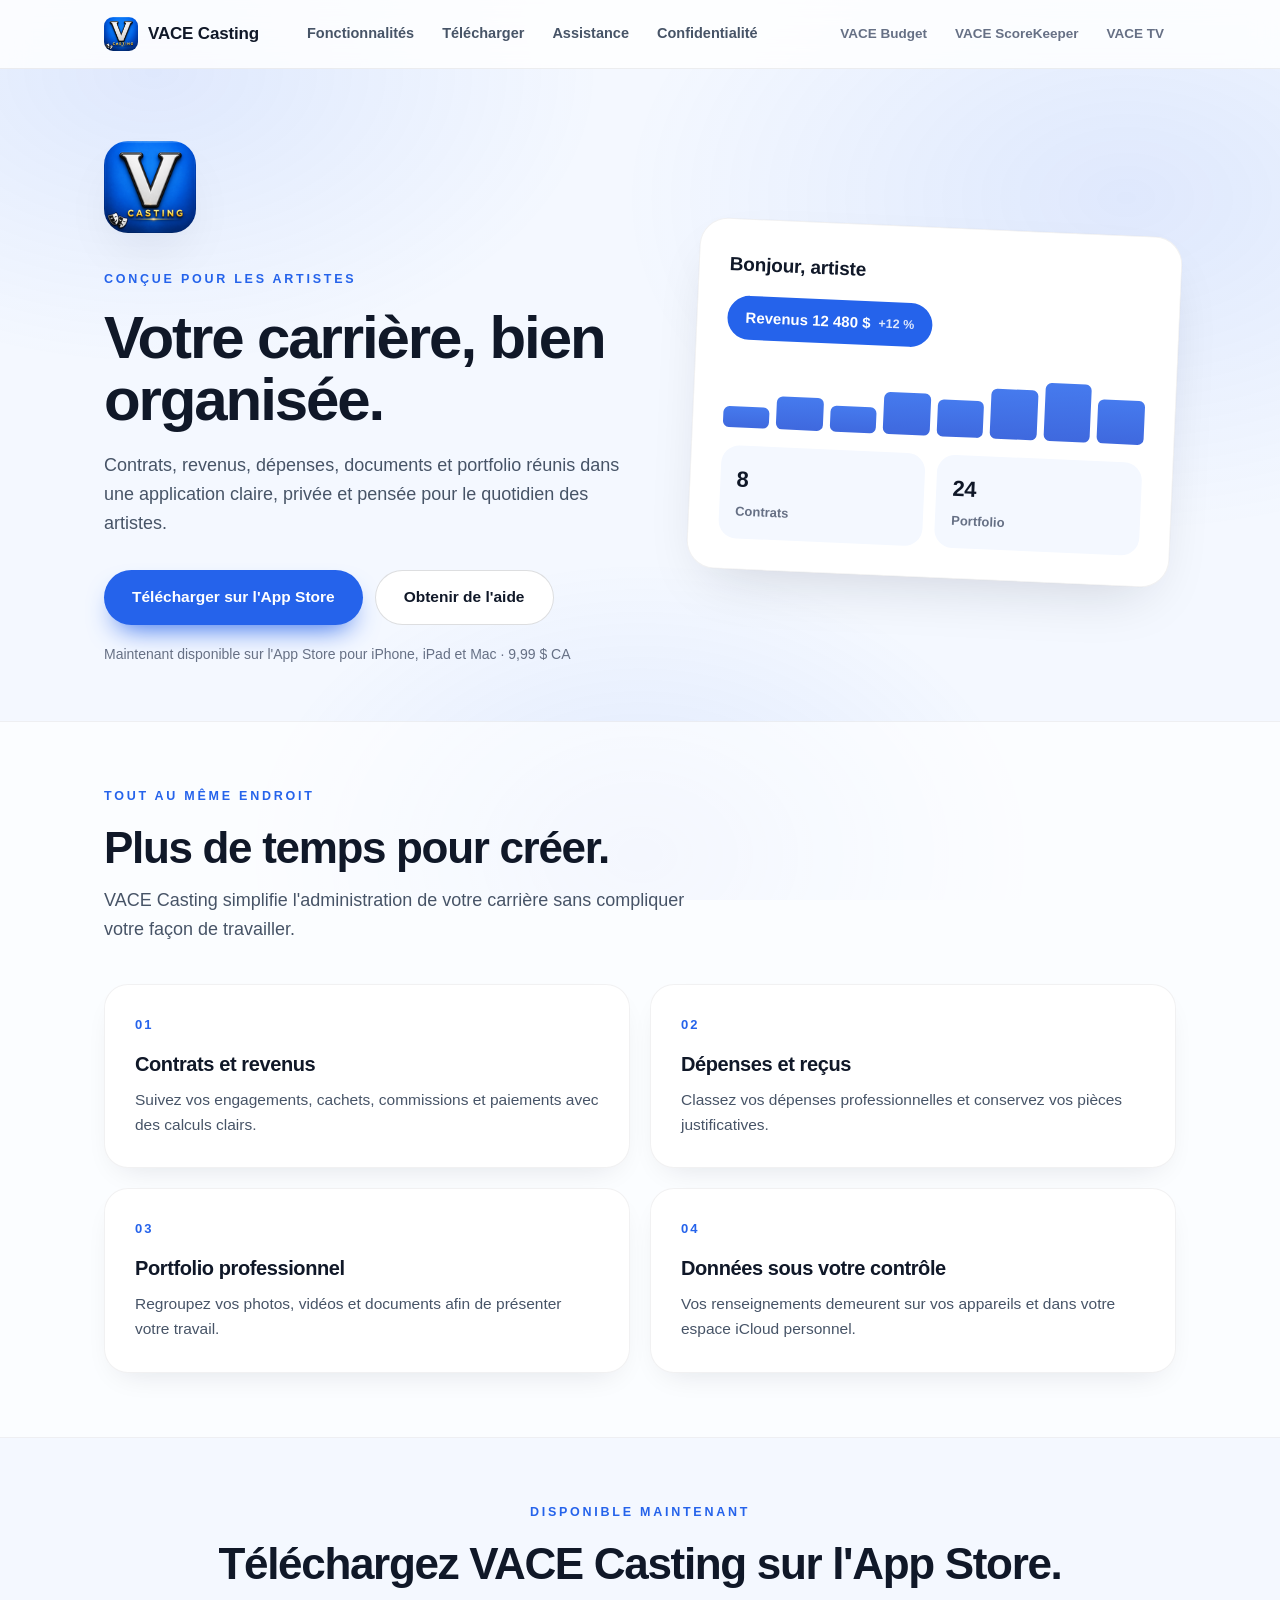
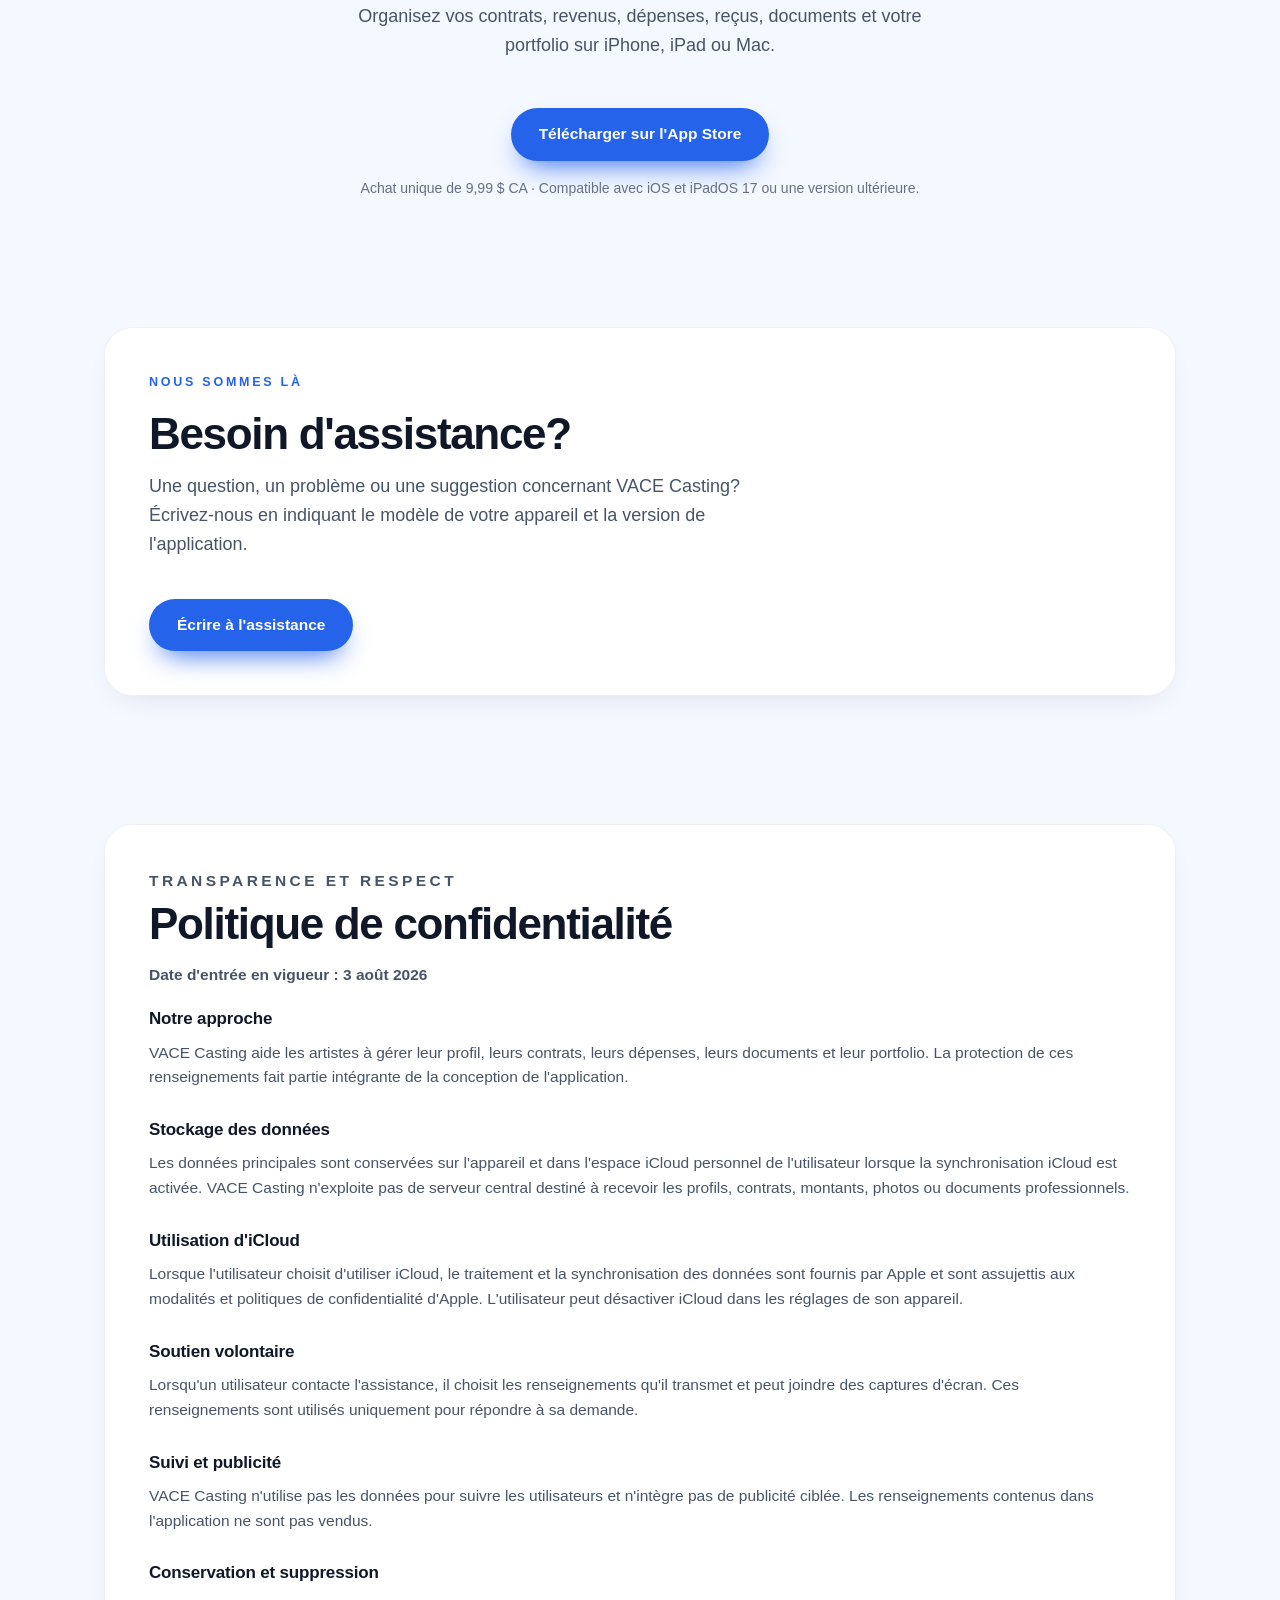
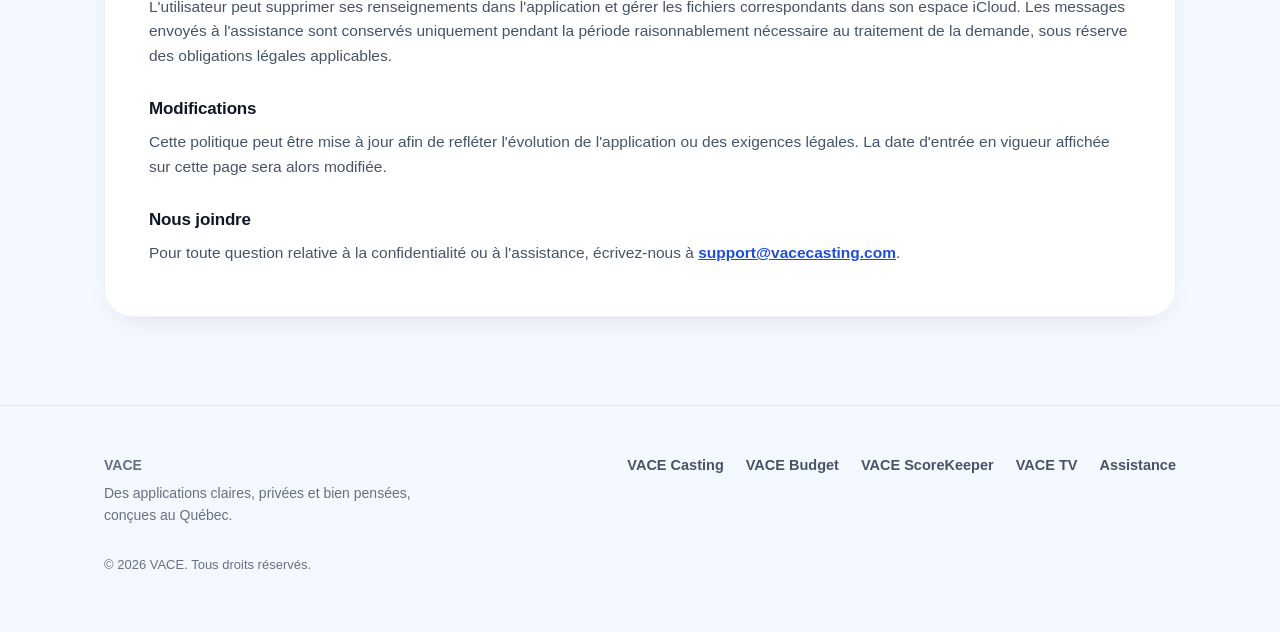
<file: index.html>
<!DOCTYPE html>
<html lang="fr">
<head>
<meta charset="utf-8">
<meta name="viewport" content="width=device-width, initial-scale=1">
<title>VACE Casting — Votre carrière, bien organisée</title>
<meta name="description" content="VACE Casting aide les artistes à organiser leurs contrats, dépenses, documents et portfolio sur iPhone, iPad et Mac.">
<meta property="og:title" content="VACE Casting — Votre carrière, bien organisée">
<meta property="og:description" content="VACE Casting aide les artistes à organiser leurs contrats, dépenses, documents et portfolio sur iPhone, iPad et Mac.">
<meta property="og:type" content="website">
<meta property="og:image:width" content="1200">
<meta property="og:image:height" content="630">
<meta name="twitter:card" content="summary_large_image">
<link rel="icon" href="[data-uri]">
<link rel="stylesheet" href="/assets/style.css">
</head>
<body class="theme-blue">

<nav class="nav">
  <div class="wrap nav-inner">
    <a class="brand" href="/"><img src="[data-uri]" alt="Logo de VACE Casting">VACE Casting</a>
    <div class="nav-links">
      <a href="#fonctionnalites">Fonctionnalités</a>
      <a href="#telecharger">Télécharger</a>
      <a href="#assistance">Assistance</a>
      <a href="#confidentialite">Confidentialité</a>
    </div>
    <div class="nav-apps">
      <a href="https://budget.vacecasting.com">VACE Budget</a>
      <a href="https://scorekeeper.vacecasting.com">VACE ScoreKeeper</a>
      <a href="https://tv.vacecasting.com">VACE TV</a>
    </div>
  </div>
</nav>

<header class="hero">
  <div class="wrap hero-grid">
    <div>
      <img class="hero-icon" src="[data-uri]" alt="Icône de VACE Casting">
      <p class="surtitre">Conçue pour les artistes</p>
      <h1>Votre carrière, bien organisée.</h1>
      <p class="lead">Contrats, revenus, dépenses, documents et portfolio réunis dans une application claire, privée et pensée pour le quotidien des artistes.</p>
      <div class="cta-row">
        <a class="btn btn-primary" href="https://apps.apple.com/ca/app/vace-casting/id6792842612">Télécharger sur l'App Store</a>
        <a class="btn btn-ghost" href="mailto:support@vacecasting.com">Obtenir de l'aide</a>
      </div>
      <p class="note">Maintenant disponible sur l'App Store pour iPhone, iPad et Mac · 9,99&nbsp;$ CA</p>
    </div>
    <div class="mock">
      <div class="mock-card">
        <p class="mock-hello">Bonjour, artiste</p>
        <span class="pill-stat">Revenus 12&nbsp;480&nbsp;$ <small>+12&nbsp;%</small></span>
        <div class="bars" aria-hidden="true">
          <i style="height:34%"></i><i style="height:52%"></i><i style="height:41%"></i><i style="height:66%"></i><i style="height:58%"></i><i style="height:78%"></i><i style="height:92%"></i><i style="height:70%"></i>
        </div>
        <div class="tiles">
          <div class="tile"><b>8</b><span>Contrats</span></div>
          <div class="tile"><b>24</b><span>Portfolio</span></div>
        </div>
      </div>
    </div>
  </div>
</header>

<section class="section alt" id="fonctionnalites">
  <div class="wrap">
    <p class="surtitre">Tout au même endroit</p>
    <h2>Plus de temps pour créer.</h2>
    <p class="lead">VACE Casting simplifie l'administration de votre carrière sans compliquer votre façon de travailler.</p>
    <div class="feat-grid">
      <div class="feat"><p class="num">01</p><h3>Contrats et revenus</h3><p>Suivez vos engagements, cachets, commissions et paiements avec des calculs clairs.</p></div>
      <div class="feat"><p class="num">02</p><h3>Dépenses et reçus</h3><p>Classez vos dépenses professionnelles et conservez vos pièces justificatives.</p></div>
      <div class="feat"><p class="num">03</p><h3>Portfolio professionnel</h3><p>Regroupez vos photos, vidéos et documents afin de présenter votre travail.</p></div>
      <div class="feat"><p class="num">04</p><h3>Données sous votre contrôle</h3><p>Vos renseignements demeurent sur vos appareils et dans votre espace iCloud personnel.</p></div>
    </div>
  </div>
</section>

<section class="section dl" id="telecharger">
  <div class="wrap">
    <p class="surtitre">Disponible maintenant</p>
    <h2>Téléchargez VACE Casting sur l'App Store.</h2>
    <p class="lead" style="margin-left:auto;margin-right:auto;">Organisez vos contrats, revenus, dépenses, reçus, documents et votre portfolio sur iPhone, iPad ou Mac.</p>
    <a class="btn btn-primary" href="https://apps.apple.com/ca/app/vace-casting/id6792842612">Télécharger sur l'App Store</a>
    <p class="note" style="margin-top:16px;">Achat unique de 9,99&nbsp;$ CA · Compatible avec iOS et iPadOS 17 ou une version ultérieure.</p>
  </div>
</section>

<section class="section" id="assistance">
  <div class="wrap">
    <div class="support-card">
      <p class="surtitre">Nous sommes là</p>
      <h2>Besoin d'assistance?</h2>
      <p class="lead">Une question, un problème ou une suggestion concernant VACE Casting? Écrivez-nous en indiquant le modèle de votre appareil et la version de l'application.</p>
      <a class="btn btn-primary" href="mailto:support@vacecasting.com">Écrire à l'assistance</a>
    </div>
  </div>
</section>

<section class="section" id="confidentialite">
  <div class="wrap">
    <div class="privacy-card">
      <p class="surtitre">Transparence et respect</p>
      <h2>Politique de confidentialité</h2>
      <p class="effective">Date d'entrée en vigueur : 3 août 2026</p>
      <h3>Notre approche</h3>
      <p>VACE Casting aide les artistes à gérer leur profil, leurs contrats, leurs dépenses, leurs documents et leur portfolio. La protection de ces renseignements fait partie intégrante de la conception de l'application.</p>
      <h3>Stockage des données</h3>
      <p>Les données principales sont conservées sur l'appareil et dans l'espace iCloud personnel de l'utilisateur lorsque la synchronisation iCloud est activée. VACE Casting n'exploite pas de serveur central destiné à recevoir les profils, contrats, montants, photos ou documents professionnels.</p>
      <h3>Utilisation d'iCloud</h3>
      <p>Lorsque l'utilisateur choisit d'utiliser iCloud, le traitement et la synchronisation des données sont fournis par Apple et sont assujettis aux modalités et politiques de confidentialité d'Apple. L'utilisateur peut désactiver iCloud dans les réglages de son appareil.</p>
      <h3>Soutien volontaire</h3>
      <p>Lorsqu'un utilisateur contacte l'assistance, il choisit les renseignements qu'il transmet et peut joindre des captures d'écran. Ces renseignements sont utilisés uniquement pour répondre à sa demande.</p>
      <h3>Suivi et publicité</h3>
      <p>VACE Casting n'utilise pas les données pour suivre les utilisateurs et n'intègre pas de publicité ciblée. Les renseignements contenus dans l'application ne sont pas vendus.</p>
      <h3>Conservation et suppression</h3>
      <p>L'utilisateur peut supprimer ses renseignements dans l'application et gérer les fichiers correspondants dans son espace iCloud. Les messages envoyés à l'assistance sont conservés uniquement pendant la période raisonnablement nécessaire au traitement de la demande, sous réserve des obligations légales applicables.</p>
      <h3>Modifications</h3>
      <p>Cette politique peut être mise à jour afin de refléter l'évolution de l'application ou des exigences légales. La date d'entrée en vigueur affichée sur cette page sera alors modifiée.</p>
      <h3>Nous joindre</h3>
      <p>Pour toute question relative à la confidentialité ou à l'assistance, écrivez-nous à <a class="mail" href="mailto:support@vacecasting.com">support@vacecasting.com</a>.</p>
    </div>
  </div>
</section>

<footer>
  <div class="wrap">
    <div class="foot-grid">
      <div>
        <p class="foot-brand">VACE</p>
        <p>Des applications claires, privées et bien pensées, conçues au Québec.</p>
      </div>
      <div class="foot-links">
        <a href="/">VACE Casting</a>
        <a href="https://budget.vacecasting.com">VACE Budget</a>
        <a href="https://scorekeeper.vacecasting.com">VACE ScoreKeeper</a>
        <a href="https://tv.vacecasting.com">VACE TV</a>
        <a href="mailto:support@vacecasting.com">Assistance</a>
      </div>
    </div>
    <p class="copy">© 2026 VACE. Tous droits réservés.</p>
  </div>
</footer>

</body>
</html>
</file>
<file: assets/style.css>
/* VACE — feuille de style partagée (vacecasting.com) */
:root {
  --ink: #101828;
  --ink-soft: #475467;
  --ink-faint: #667085;
  --card: #ffffff;
  --radius: 28px;
  --shadow: 0 24px 60px -24px rgba(16, 24, 40, .18);
  --shadow-soft: 0 12px 32px -16px rgba(16, 24, 40, .14);
}

/* Thèmes par produit */
.theme-blue   { --accent: #2563eb; --accent-deep: #1d4ed8; --accent-ink: #1e3a8a; --bg: #f4f8ff; --halo: rgba(37,99,235,.10); }
.theme-gold   { --accent: #c77400; --accent-deep: #a35f00; --accent-ink: #7c4a03; --bg: #fffdf4; --halo: rgba(199,116,0,.10); }
.theme-green  { --accent: #059669; --accent-deep: #047857; --accent-ink: #065f46; --bg: #f2fbf6; --halo: rgba(5,150,105,.10); }
.theme-wine   { --accent: #9b1c1c; --accent-deep: #7f1d1d; --accent-ink: #7f1d1d; --bg: #fdf5f5; --halo: rgba(155,28,28,.10); }

* { box-sizing: border-box; margin: 0; padding: 0; }

html { scroll-behavior: smooth; }

body {
  font-family: -apple-system, BlinkMacSystemFont, "SF Pro Display", "Segoe UI", Inter, "Helvetica Neue", Arial, sans-serif;
  color: var(--ink);
  background: var(--bg);
  -webkit-font-smoothing: antialiased;
  line-height: 1.6;
}

body::before {
  content: "";
  position: fixed; inset: 0; z-index: -1; pointer-events: none;
  background:
    radial-gradient(640px 420px at 12% 8%, var(--halo), transparent 70%),
    radial-gradient(720px 480px at 88% 22%, var(--halo), transparent 70%),
    radial-gradient(560px 420px at 50% 95%, var(--halo), transparent 70%);
}

.wrap { max-width: 1120px; margin: 0 auto; padding: 0 24px; }

/* ---------- Navigation ---------- */
.nav {
  position: sticky; top: 0; z-index: 50;
  background: rgba(255,255,255,.82);
  backdrop-filter: blur(14px); -webkit-backdrop-filter: blur(14px);
  border-bottom: 1px solid rgba(16,24,40,.07);
}
.nav-inner { display: flex; align-items: center; gap: 28px; height: 68px; }
.brand { display: flex; align-items: center; gap: 10px; text-decoration: none; color: var(--ink); font-weight: 800; font-size: 17px; letter-spacing: -.01em; }
.brand img { width: 34px; height: 34px; border-radius: 9px; box-shadow: var(--shadow-soft); }
.nav-links { display: flex; gap: 4px; margin-left: 8px; }
.nav-links a { text-decoration: none; color: var(--ink-soft); font-weight: 600; font-size: 14.5px; padding: 8px 12px; border-radius: 999px; }
.nav-links a:hover { color: var(--accent-deep); background: var(--halo); }
.nav-apps { margin-left: auto; display: flex; gap: 4px; }
.nav-apps a { text-decoration: none; color: var(--ink-faint); font-weight: 600; font-size: 13.5px; padding: 7px 11px; border-radius: 999px; border: 1px solid transparent; }
.nav-apps a:hover { color: var(--accent-deep); border-color: rgba(16,24,40,.1); background: #fff; }
.nav-apps a.current { color: var(--accent-deep); background: #fff; border-color: rgba(16,24,40,.12); }

/* ---------- Héros ---------- */
.hero { padding: 72px 0 56px; }
.hero-grid { display: grid; grid-template-columns: 1.05fr .95fr; gap: 56px; align-items: center; }
.hero-icon { width: 92px; height: 92px; border-radius: 24px; box-shadow: var(--shadow); margin-bottom: 28px; }
.surtitre {
  font-size: 12.5px; font-weight: 800; letter-spacing: .22em; text-transform: uppercase;
  color: var(--accent); margin-bottom: 18px;
}
h1 {
  font-size: clamp(40px, 5.4vw, 60px); font-weight: 800; letter-spacing: -.035em; line-height: 1.04;
  color: var(--ink); margin-bottom: 20px;
}
.lead { font-size: 18px; color: var(--ink-soft); max-width: 34em; margin-bottom: 32px; }
.cta-row { display: flex; flex-wrap: wrap; gap: 12px; margin-bottom: 18px; }
.btn {
  display: inline-flex; align-items: center; gap: 8px;
  font-weight: 700; font-size: 15.5px; text-decoration: none;
  padding: 14px 28px; border-radius: 999px; transition: transform .15s ease, box-shadow .15s ease;
}
.btn:hover { transform: translateY(-1px); }
.btn-primary { background: var(--accent); color: #fff; box-shadow: 0 14px 28px -12px var(--accent); }
.btn-primary:hover { background: var(--accent-deep); }
.btn-ghost { background: #fff; color: var(--ink); border: 1.5px solid rgba(16,24,40,.14); }
.btn-ghost:hover { border-color: var(--accent); color: var(--accent-deep); }
.btn[aria-disabled="true"] { cursor: default; }
.btn[aria-disabled="true"]:hover { transform: none; }
.note { font-size: 14px; color: var(--ink-faint); }

/* Maquette inclinée */
.mock { transform: rotate(2.5deg); }
.mock-card {
  background: var(--card); border-radius: var(--radius); box-shadow: var(--shadow);
  padding: 30px; border: 1px solid rgba(16,24,40,.06);
}
.mock-hello { font-weight: 800; font-size: 19px; letter-spacing: -.01em; margin-bottom: 16px; }
.pill-stat {
  display: inline-flex; align-items: center; gap: 8px;
  background: var(--accent); color: #fff; font-weight: 800; font-size: 15px;
  padding: 10px 18px; border-radius: 999px; margin-bottom: 18px;
}
.pill-stat small { font-weight: 700; opacity: .85; font-size: 12.5px; }
.bars { display: flex; align-items: flex-end; gap: 7px; height: 64px; margin: 6px 0 18px; }
.bars i { flex: 1; border-radius: 6px; background: linear-gradient(180deg, var(--accent), var(--accent-deep)); opacity: .85; }
.tiles { display: grid; grid-template-columns: 1fr 1fr; gap: 12px; }
.tile { background: var(--bg); border-radius: 18px; padding: 16px; }
.tile b { display: block; font-size: 22px; font-weight: 800; letter-spacing: -.02em; }
.tile span { font-size: 13px; color: var(--ink-faint); font-weight: 600; }
.mock-rows { display: grid; gap: 10px; margin-top: 4px; }
.mock-row { display: flex; justify-content: space-between; align-items: center; background: var(--bg); border-radius: 16px; padding: 13px 16px; font-weight: 700; font-size: 14.5px; }
.mock-row small { color: var(--ink-faint); font-weight: 600; }
.mock-row b { color: var(--accent-deep); }
.mock-label { font-size: 11.5px; font-weight: 800; letter-spacing: .18em; color: var(--ink-faint); margin: 18px 0 10px; }
.mock-hero-icon { display: block; width: 210px; height: 210px; border-radius: 48px; box-shadow: var(--shadow); margin: 0 auto; }

/* ---------- Sections ---------- */
.section { padding: 64px 0; }
.section.alt { background: rgba(255,255,255,.65); border-top: 1px solid rgba(16,24,40,.06); border-bottom: 1px solid rgba(16,24,40,.06); }
h2 { font-size: clamp(30px, 3.6vw, 44px); font-weight: 800; letter-spacing: -.03em; line-height: 1.1; margin-bottom: 14px; }
.section .lead { margin-bottom: 40px; }
.feat-grid { display: grid; grid-template-columns: 1fr 1fr; gap: 20px; }
.feat { background: var(--card); border-radius: 24px; padding: 30px; box-shadow: var(--shadow-soft); border: 1px solid rgba(16,24,40,.06); }
.feat .num { font-size: 13px; font-weight: 800; letter-spacing: .16em; color: var(--accent); margin-bottom: 12px; }
.feat h3 { font-size: 20px; font-weight: 800; letter-spacing: -.02em; margin-bottom: 8px; }
.feat p { color: var(--ink-soft); font-size: 15.5px; }

/* ---------- Téléchargement ---------- */
.dl { text-align: center; }
.dl .btn { margin-top: 8px; }

/* ---------- Assistance / Confidentialité ---------- */
.support-card, .privacy-card {
  background: var(--card); border-radius: var(--radius); box-shadow: var(--shadow-soft);
  border: 1px solid rgba(16,24,40,.06); padding: 44px;
}
.privacy-card h3 { font-size: 17px; font-weight: 800; margin: 26px 0 8px; letter-spacing: -.01em; }
.privacy-card h3:first-of-type { margin-top: 18px; }
.privacy-card p { color: var(--ink-soft); font-size: 15.5px; margin-bottom: 6px; }
.effective { font-size: 14px; color: var(--ink-faint); font-weight: 600; margin-bottom: 6px !important; }
a.mail { color: var(--accent-deep); font-weight: 700; }

/* ---------- Pied de page ---------- */
footer { padding: 48px 0 56px; border-top: 1px solid rgba(16,24,40,.07); margin-top: 24px; }
.foot-grid { display: flex; justify-content: space-between; align-items: flex-start; gap: 32px; flex-wrap: wrap; }
.foot-brand { font-weight: 800; font-size: 16px; margin-bottom: 6px; }
.foot-grid p { color: var(--ink-faint); font-size: 14px; max-width: 320px; }
.foot-links { display: flex; gap: 22px; flex-wrap: wrap; }
.foot-links a { color: var(--ink-soft); text-decoration: none; font-weight: 600; font-size: 14.5px; }
.foot-links a:hover { color: var(--accent-deep); }
.copy { margin-top: 28px; font-size: 13px; color: var(--ink-faint); }

/* ---------- Responsive ---------- */
@media (max-width: 900px) {
  .hero-grid { grid-template-columns: 1fr; gap: 40px; }
  .mock { transform: none; max-width: 520px; }
  .nav-links { display: none; }
  .feat-grid { grid-template-columns: 1fr; }
  .support-card, .privacy-card { padding: 28px; }
  .hero { padding: 48px 0 40px; }
}
</file>
